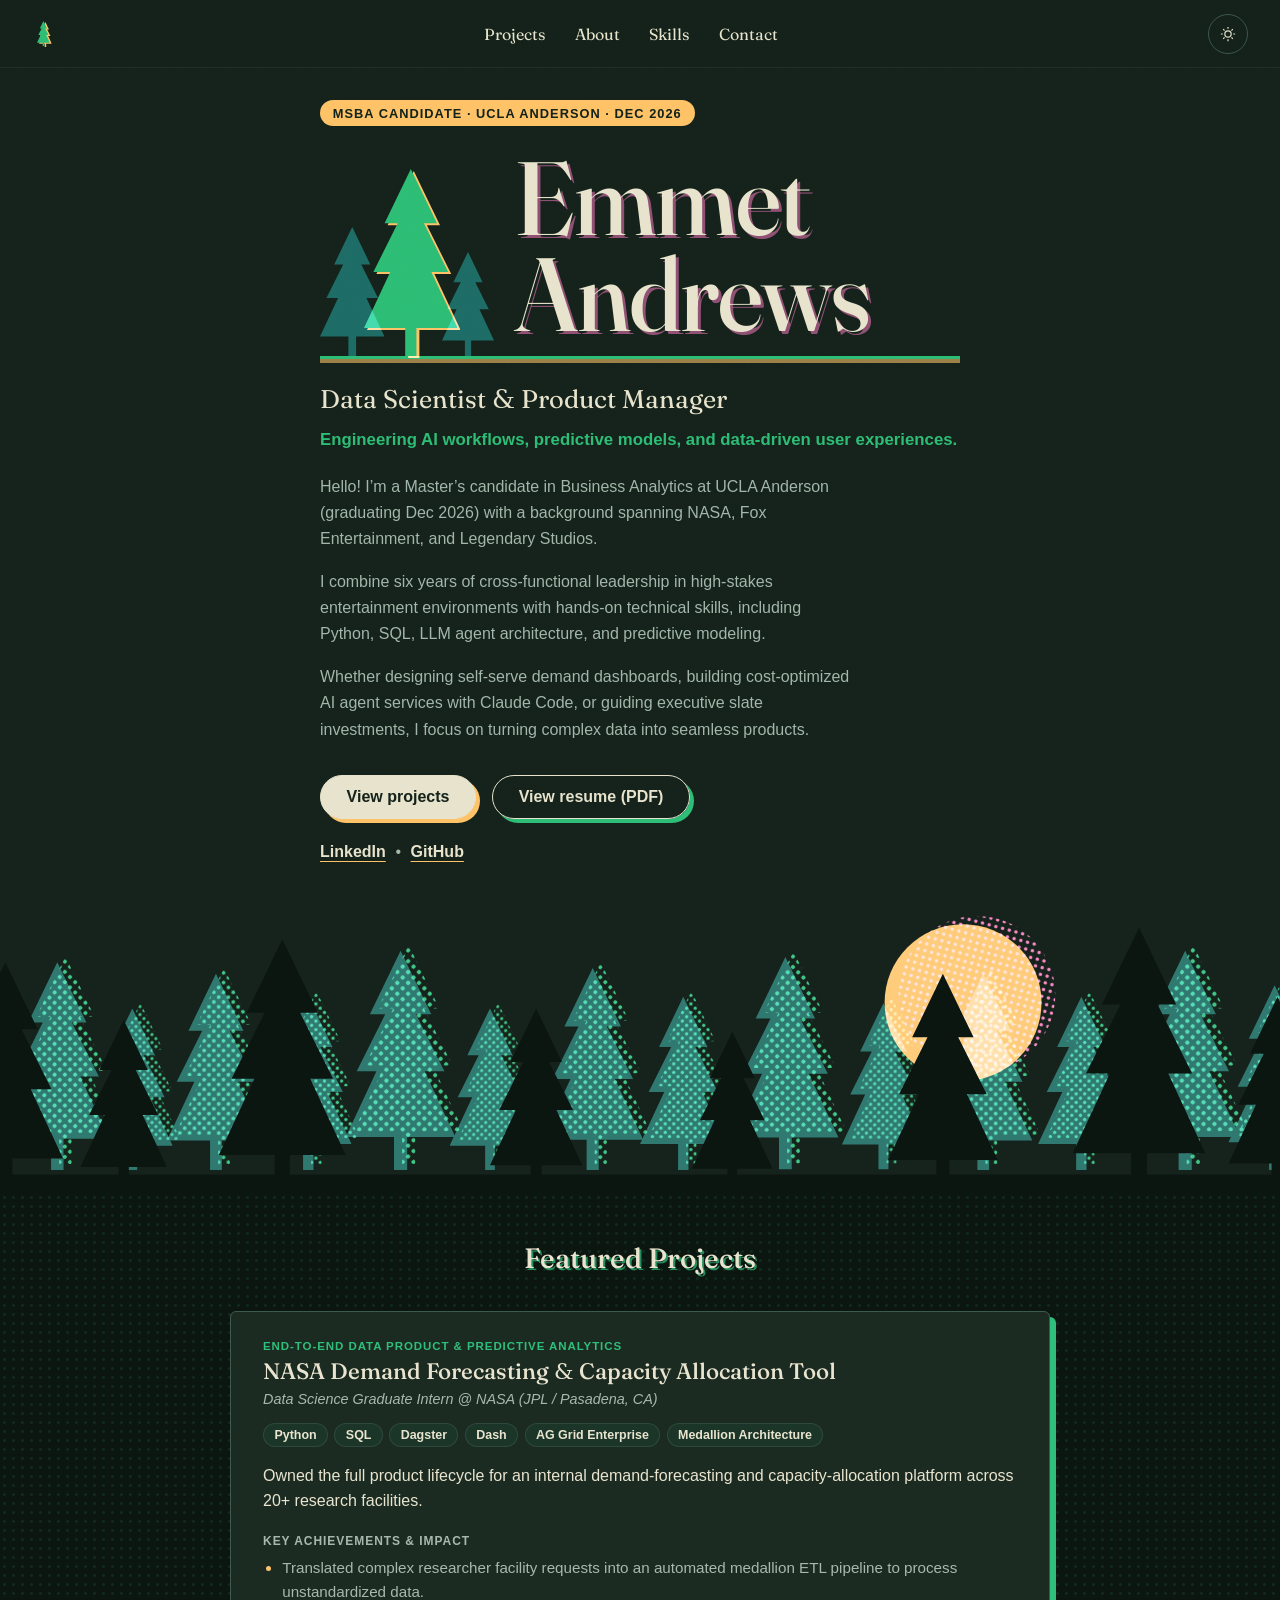
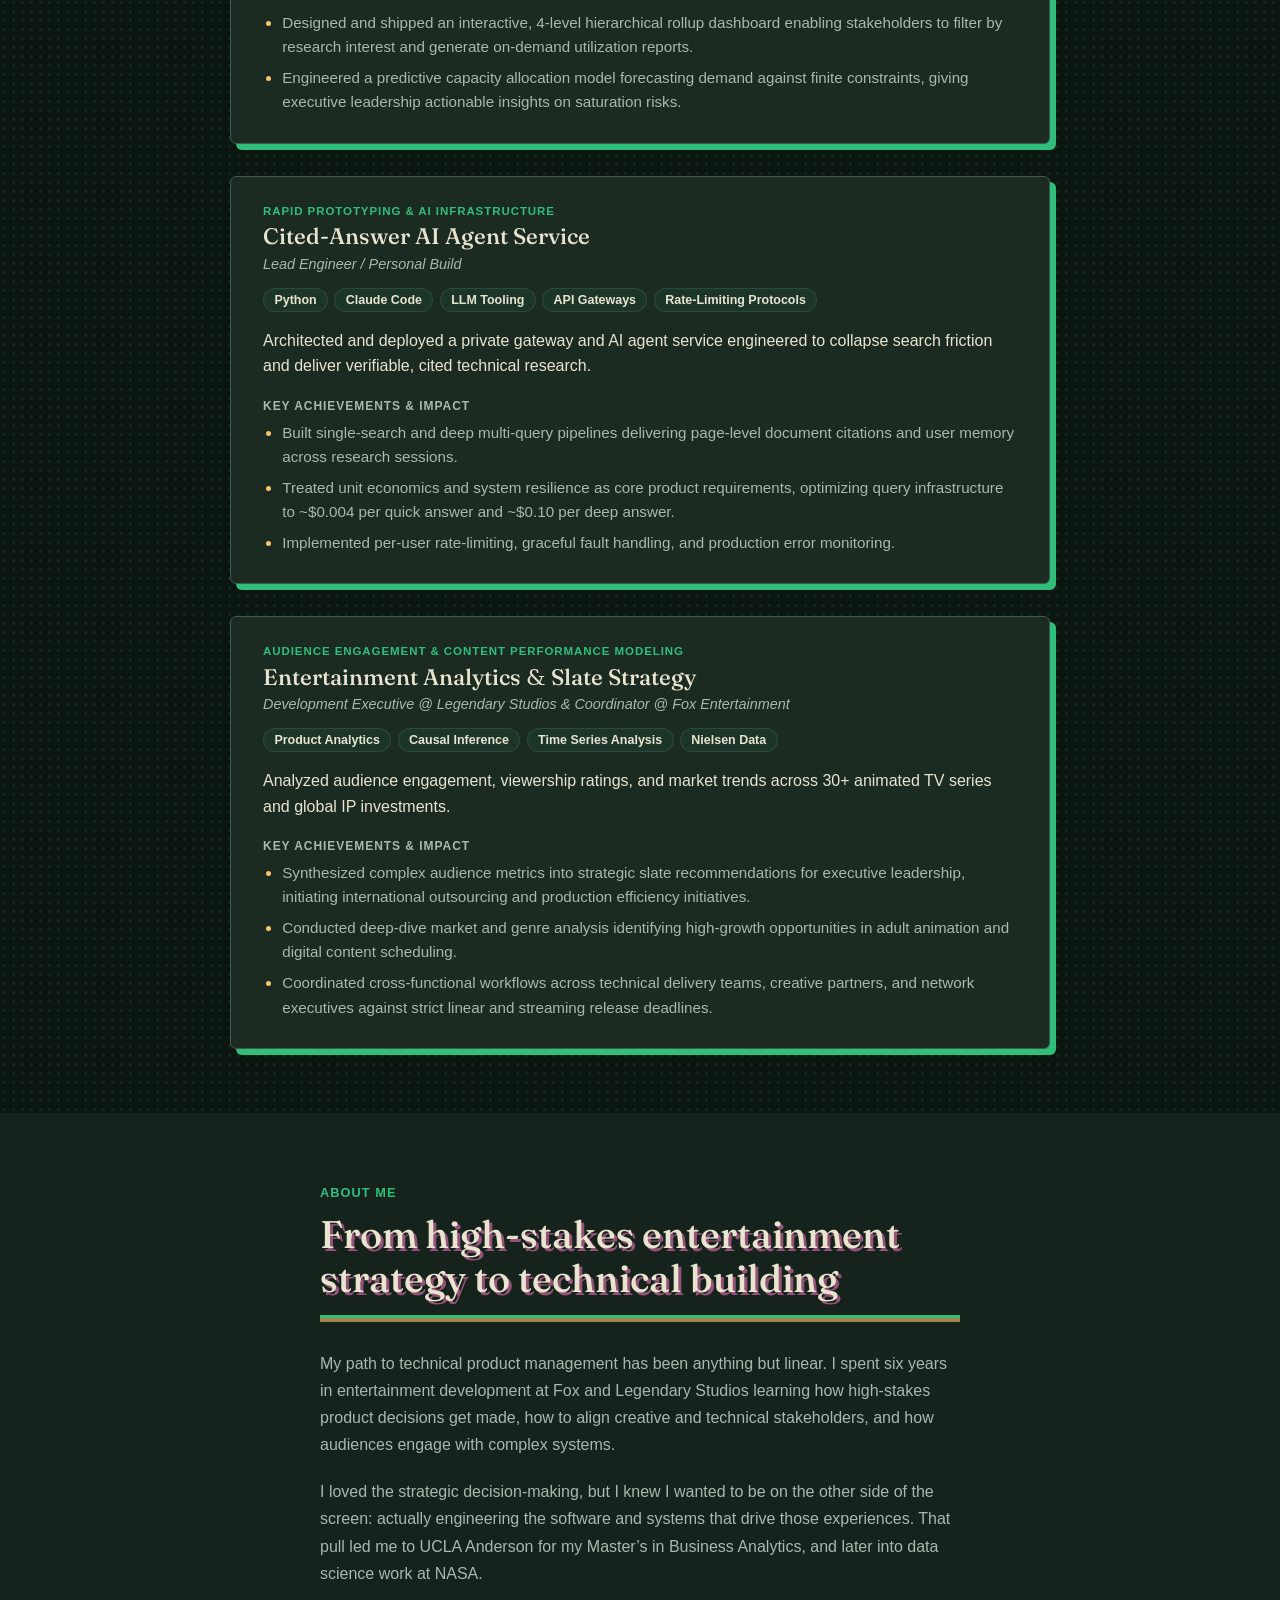
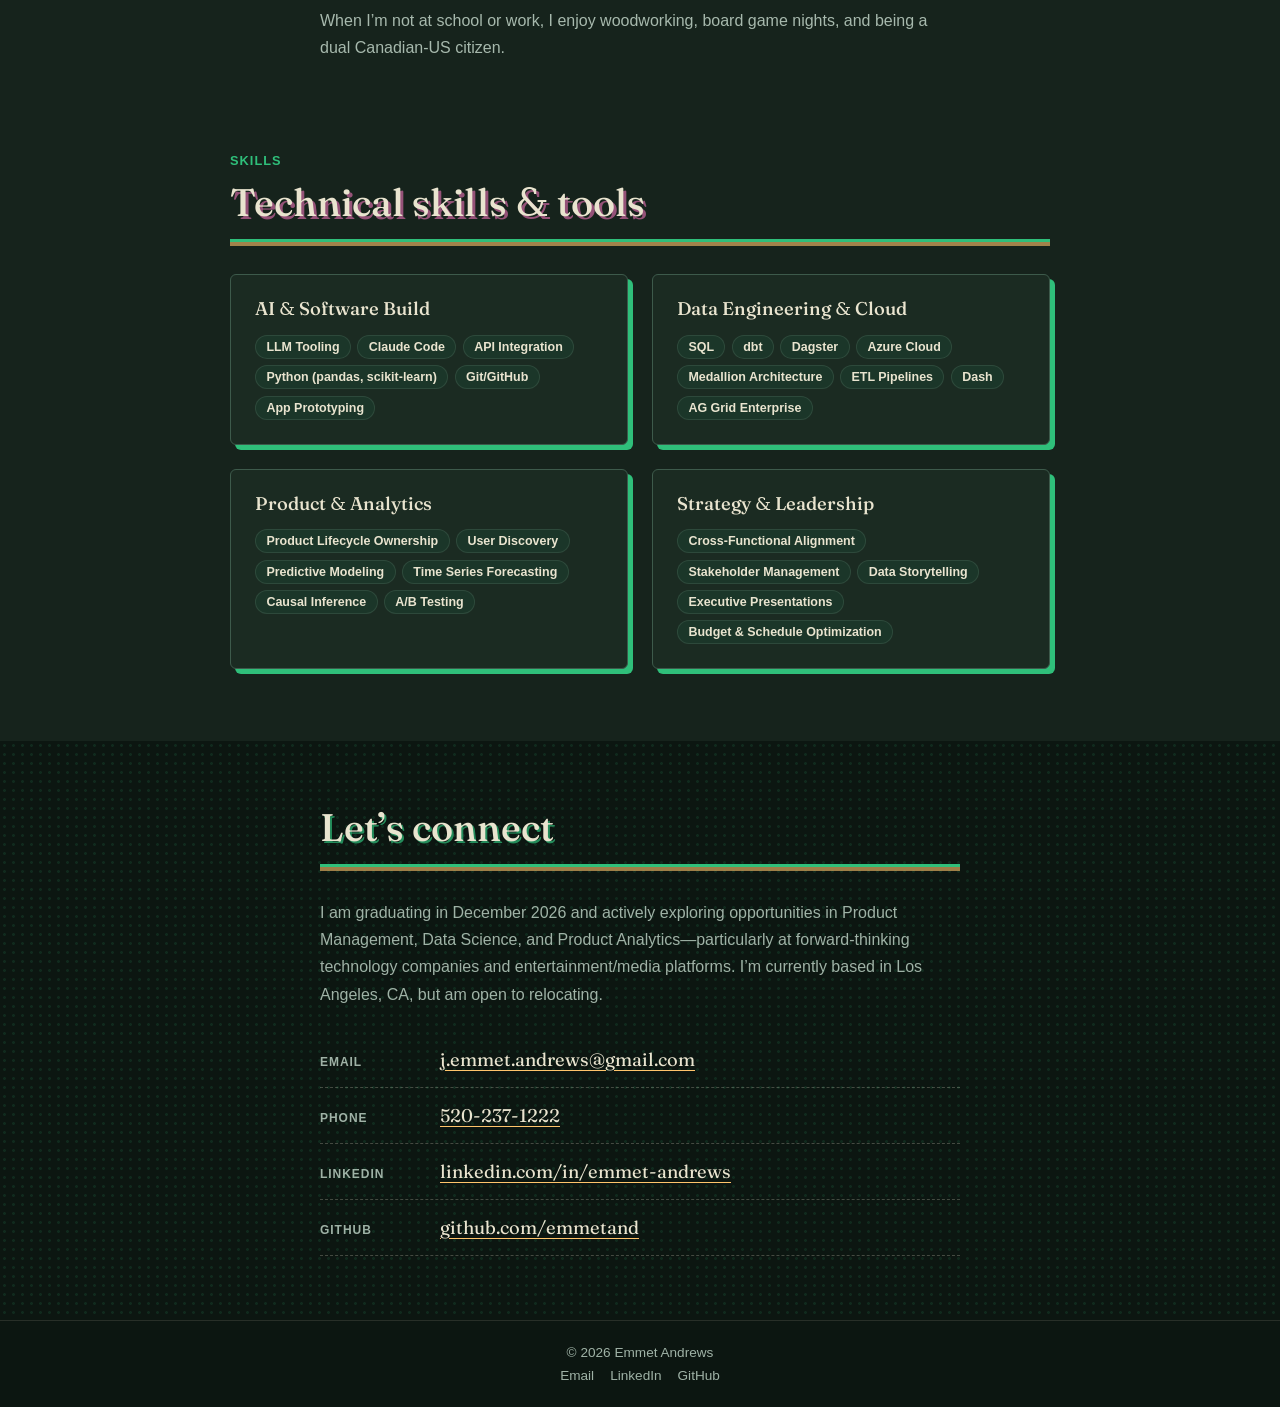
<file: index.html>
<!DOCTYPE html>
<html lang="en" data-theme="dark">
<head>
  <meta charset="UTF-8">
  <meta name="viewport" content="width=device-width, initial-scale=1.0">
  <title>Emmet Andrews</title>
  <meta name="description" content="Emmet Andrews — Data Scientist &amp; Product Manager. Engineering AI workflows, predictive models, and data-driven user experiences.">
  <link rel="preconnect" href="https://fonts.googleapis.com">
  <link rel="preconnect" href="https://fonts.gstatic.com" crossorigin>
  <link href="https://fonts.googleapis.com/css2?family=Fraunces:opsz,wght@9..144,400;9..144,500&display=swap" rel="stylesheet">
  <link rel="stylesheet" href="style.css">
</head>
<body id="top">

  <svg class="sprite" aria-hidden="true">
    <symbol id="pine" viewBox="0 0 100 200">
      <polygon points="50,0 78,58 64,58 90,110 72,110 100,170 56,170 56,200 44,200 44,170 0,170 28,110 10,110 36,58 22,58"/>
    </symbol>
  </svg>

  <header class="site-header">
    <a class="home-mark" href="#top" aria-label="Emmet Andrews — back to top">
      <svg class="mark-pine" viewBox="0 0 100 200" aria-hidden="true"><use href="#pine"/></svg>
    </a>
    <nav class="site-nav" aria-label="Sections">
      <ul class="site-menu">
        <li><a href="#projects">Projects</a></li>
        <li><a href="#about">About</a></li>
        <li><a href="#skills">Skills</a></li>
        <li><a href="#contact">Contact</a></li>
      </ul>
    </nav>
    <button id="theme-toggle" class="theme-toggle" aria-label="Switch to dark mode" aria-pressed="false">
      <svg class="icon icon-moon" viewBox="0 0 24 24" fill="none" stroke="currentColor" stroke-width="1.6"><path d="M20 14.5A8.5 8.5 0 1 1 9.5 4a7 7 0 0 0 10.5 10.5Z"/></svg>
      <svg class="icon icon-sun" viewBox="0 0 24 24" fill="none" stroke="currentColor" stroke-width="1.6"><circle cx="12" cy="12" r="4.2"/><path d="M12 2.5v2.5M12 19v2.5M21.5 12H19M5 12H2.5M18.4 5.6l-1.8 1.8M7.4 16.6l-1.8 1.8M18.4 18.4l-1.8-1.8M7.4 7.4 5.6 5.6"/></svg>
    </button>
  </header>

  <main>
    <section class="hero">
      <div class="hero-inner">
        <p class="status">MSBA Candidate &middot; UCLA Anderson &middot; Dec 2026</p>
        <h1 class="name">
          <span class="grove" aria-hidden="true">
            <svg class="grove-pine grove-pine-1" viewBox="0 0 100 200"><use href="#pine"/></svg>
            <svg class="grove-pine grove-pine-2" viewBox="0 0 100 200"><use href="#pine"/></svg>
            <svg class="grove-pine grove-pine-3" viewBox="0 0 100 200"><use href="#pine"/></svg>
          </span>
          <span class="name-text">Emmet<br>Andrews</span>
        </h1>
        <p class="tagline">Data Scientist &amp; Product Manager</p>
        <p class="value-prop">Engineering AI workflows, predictive models, and data-driven user experiences.</p>
        <div class="lede">
          <p>Hello! I&rsquo;m a Master&rsquo;s candidate in Business Analytics at UCLA Anderson (graduating Dec 2026) with a background spanning NASA, Fox Entertainment, and Legendary Studios.</p>
          <p>I combine six years of cross-functional leadership in high-stakes entertainment environments with hands-on technical skills, including Python, SQL, LLM agent architecture, and predictive modeling.</p>
          <p>Whether designing self-serve demand dashboards, building cost-optimized AI agent services with Claude Code, or guiding executive slate investments, I focus on turning complex data into seamless products.</p>
        </div>
        <div class="actions">
          <a class="button" href="#projects">View projects</a>
          <a class="button button-outline" href="resume.html" target="_blank" rel="noopener">View resume (PDF)</a>
        </div>
        <p class="social-links">
          <a href="https://www.linkedin.com/in/emmet-andrews/" target="_blank" rel="noopener">LinkedIn</a>
          <span aria-hidden="true">&bull;</span>
          <a href="https://github.com/emmetand" target="_blank" rel="noopener">GitHub</a>
        </p>
      </div>
    </section>

    <div class="forest-scene" aria-hidden="true">
      <svg class="forest" viewBox="0 0 1200 260" preserveAspectRatio="xMidYMax slice">
        <defs>
          <pattern id="dots-green" width="7" height="7" patternUnits="userSpaceOnUse" patternTransform="rotate(45)">
            <circle class="dot-green" cx="3.5" cy="3.5" r="1.9"/>
          </pattern>
          <pattern id="dots-pink" width="6" height="6" patternUnits="userSpaceOnUse" patternTransform="rotate(15)">
            <circle class="dot-pink" cx="3" cy="3" r="1.5"/>
          </pattern>
        </defs>

        <circle class="riso sun" cx="880" cy="95" r="68"/>
        <circle class="riso sun-dots" cx="892" cy="88" r="68"/>

        <g class="riso back-solid">
          <g id="back-trees">
            <use href="#pine" x="-20" y="90" width="75" height="150"/>
            <use href="#pine" x="50" y="60" width="90" height="180"/>
            <use href="#pine" x="125" y="100" width="70" height="140"/>
            <use href="#pine" x="190" y="70" width="85" height="170"/>
            <use href="#pine" x="275" y="90" width="75" height="150"/>
            <use href="#pine" x="345" y="50" width="95" height="190"/>
            <use href="#pine" x="435" y="100" width="70" height="140"/>
            <use href="#pine" x="515" y="65" width="88" height="175"/>
            <use href="#pine" x="600" y="90" width="75" height="150"/>
            <use href="#pine" x="680" y="55" width="92" height="185"/>
            <use href="#pine" x="775" y="95" width="72" height="145"/>
            <use href="#pine" x="855" y="70" width="85" height="170"/>
            <use href="#pine" x="945" y="90" width="75" height="150"/>
            <use href="#pine" x="1025" y="50" width="95" height="190"/>
            <use href="#pine" x="1110" y="80" width="80" height="160"/>
            <use href="#pine" x="1170" y="100" width="70" height="140"/>
          </g>
        </g>
        <use class="riso back-dots" href="#back-trees" transform="translate(7 -5)"/>

        <g class="front">
          <use href="#pine" x="0" y="60" width="100" height="200"/>
          <use href="#pine" x="115" y="110" width="75" height="150"/>
          <use href="#pine" x="235" y="40" width="110" height="220"/>
          <use href="#pine" x="470" y="100" width="80" height="160"/>
          <use href="#pine" x="645" y="120" width="70" height="140"/>
          <use href="#pine" x="815" y="70" width="95" height="190"/>
          <use href="#pine" x="975" y="30" width="115" height="230"/>
          <use href="#pine" x="1110" y="90" width="85" height="170"/>
          <rect x="0" y="244" width="1200" height="16"/>
        </g>
      </svg>
    </div>

    <section id="projects" class="projects">
      <h2>Featured Projects</h2>
      <div class="project-list">

        <article class="project-card">
          <p class="project-tagline">End-to-End Data Product &amp; Predictive Analytics</p>
          <h3>NASA Demand Forecasting &amp; Capacity Allocation Tool</h3>
          <p class="project-role">Data Science Graduate Intern @ NASA (JPL / Pasadena, CA)</p>
          <ul class="tags" aria-label="Tech stack">
            <li>Python</li><li>SQL</li><li>Dagster</li><li>Dash</li><li>AG Grid Enterprise</li><li>Medallion Architecture</li>
          </ul>
          <p class="project-overview">Owned the full product lifecycle for an internal demand-forecasting and capacity-allocation platform across 20+ research facilities.</p>
          <h4>Key achievements &amp; impact</h4>
          <ul class="impact">
            <li>Translated complex researcher facility requests into an automated medallion ETL pipeline to process unstandardized data.</li>
            <li>Designed and shipped an interactive, 4-level hierarchical rollup dashboard enabling stakeholders to filter by research interest and generate on-demand utilization reports.</li>
            <li>Engineered a predictive capacity allocation model forecasting demand against finite constraints, giving executive leadership actionable insights on saturation risks.</li>
          </ul>
        </article>

        <article class="project-card">
          <p class="project-tagline">Rapid Prototyping &amp; AI Infrastructure</p>
          <h3>Cited-Answer AI Agent Service</h3>
          <p class="project-role">Lead Engineer / Personal Build</p>
          <ul class="tags" aria-label="Tech stack">
            <li>Python</li><li>Claude Code</li><li>LLM Tooling</li><li>API Gateways</li><li>Rate-Limiting Protocols</li>
          </ul>
          <p class="project-overview">Architected and deployed a private gateway and AI agent service engineered to collapse search friction and deliver verifiable, cited technical research.</p>
          <h4>Key achievements &amp; impact</h4>
          <ul class="impact">
            <li>Built single-search and deep multi-query pipelines delivering page-level document citations and user memory across research sessions.</li>
            <li>Treated unit economics and system resilience as core product requirements, optimizing query infrastructure to ~$0.004 per quick answer and ~$0.10 per deep answer.</li>
            <li>Implemented per-user rate-limiting, graceful fault handling, and production error monitoring.</li>
          </ul>
        </article>

        <article class="project-card">
          <p class="project-tagline">Audience Engagement &amp; Content Performance Modeling</p>
          <h3>Entertainment Analytics &amp; Slate Strategy</h3>
          <p class="project-role">Development Executive @ Legendary Studios &amp; Coordinator @ Fox Entertainment</p>
          <ul class="tags" aria-label="Tech stack">
            <li>Product Analytics</li><li>Causal Inference</li><li>Time Series Analysis</li><li>Nielsen Data</li>
          </ul>
          <p class="project-overview">Analyzed audience engagement, viewership ratings, and market trends across 30+ animated TV series and global IP investments.</p>
          <h4>Key achievements &amp; impact</h4>
          <ul class="impact">
            <li>Synthesized complex audience metrics into strategic slate recommendations for executive leadership, initiating international outsourcing and production efficiency initiatives.</li>
            <li>Conducted deep-dive market and genre analysis identifying high-growth opportunities in adult animation and digital content scheduling.</li>
            <li>Coordinated cross-functional workflows across technical delivery teams, creative partners, and network executives against strict linear and streaming release deadlines.</li>
          </ul>
        </article>

      </div>
    </section>

    <section id="about" class="section">
      <div class="section-inner">
        <p class="eyebrow">About me</p>
        <h2 class="section-title">From high-stakes entertainment strategy to technical building</h2>
        <div class="prose">
          <p>My path to technical product management has been anything but linear. I spent six years in entertainment development at Fox and Legendary Studios learning how high-stakes product decisions get made, how to align creative and technical stakeholders, and how audiences engage with complex systems.</p>
          <p>I loved the strategic decision-making, but I knew I wanted to be on the other side of the screen: actually engineering the software and systems that drive those experiences. That pull led me to UCLA Anderson for my Master&rsquo;s in Business Analytics, and later into data science work at NASA.</p>
          <p>When I&rsquo;m not at school or work, I enjoy woodworking, board game nights, and being a dual Canadian-US citizen.</p>
        </div>
      </div>
    </section>

    <section id="skills" class="section section-skills">
      <div class="section-inner section-inner-wide">
        <p class="eyebrow">Skills</p>
        <h2 class="section-title">Technical skills &amp; tools</h2>
        <div class="skills-grid">
          <div class="skill-group">
            <h3>AI &amp; Software Build</h3>
            <ul class="tags">
              <li>LLM Tooling</li><li>Claude Code</li><li>API Integration</li><li>Python (pandas, scikit-learn)</li><li>Git/GitHub</li><li>App Prototyping</li>
            </ul>
          </div>
          <div class="skill-group">
            <h3>Data Engineering &amp; Cloud</h3>
            <ul class="tags">
              <li>SQL</li><li>dbt</li><li>Dagster</li><li>Azure Cloud</li><li>Medallion Architecture</li><li>ETL Pipelines</li><li>Dash</li><li>AG Grid Enterprise</li>
            </ul>
          </div>
          <div class="skill-group">
            <h3>Product &amp; Analytics</h3>
            <ul class="tags">
              <li>Product Lifecycle Ownership</li><li>User Discovery</li><li>Predictive Modeling</li><li>Time Series Forecasting</li><li>Causal Inference</li><li>A/B Testing</li>
            </ul>
          </div>
          <div class="skill-group">
            <h3>Strategy &amp; Leadership</h3>
            <ul class="tags">
              <li>Cross-Functional Alignment</li><li>Stakeholder Management</li><li>Data Storytelling</li><li>Executive Presentations</li><li>Budget &amp; Schedule Optimization</li>
            </ul>
          </div>
        </div>
      </div>
    </section>

    <section id="contact" class="contact">
      <div class="section-inner">
        <h2 class="section-title">Let&rsquo;s connect</h2>
        <p class="contact-lede">I am graduating in December 2026 and actively exploring opportunities in Product Management, Data Science, and Product Analytics&mdash;particularly at forward-thinking technology companies and entertainment/media platforms. I&rsquo;m currently based in Los Angeles, CA, but am open to relocating.</p>
        <ul class="contact-list">
          <li>
            <span class="contact-label">Email</span>
            <a href="mailto:j.emmet.andrews@gmail.com">j.emmet.andrews@gmail.com</a>
          </li>
          <li>
            <span class="contact-label">Phone</span>
            <a href="tel:+15202371222">520-237-1222</a>
          </li>
          <li>
            <span class="contact-label">LinkedIn</span>
            <a href="https://www.linkedin.com/in/emmet-andrews/" target="_blank" rel="noopener">linkedin.com/in/emmet-andrews</a>
          </li>
          <li>
            <span class="contact-label">GitHub</span>
            <a href="https://github.com/emmetand" target="_blank" rel="noopener">github.com/emmetand</a>
          </li>
        </ul>
      </div>
    </section>
  </main>

  <footer class="site-footer">
    <span>&copy; <span id="year"></span> Emmet Andrews</span>
    <span class="footer-links">
      <a href="mailto:j.emmet.andrews@gmail.com">Email</a>
      <a href="https://www.linkedin.com/in/emmet-andrews/" target="_blank" rel="noopener">LinkedIn</a>
      <a href="https://github.com/emmetand" target="_blank" rel="noopener">GitHub</a>
    </span>
  </footer>

  <script src="script.js"></script>
</body>
</html>
</file>
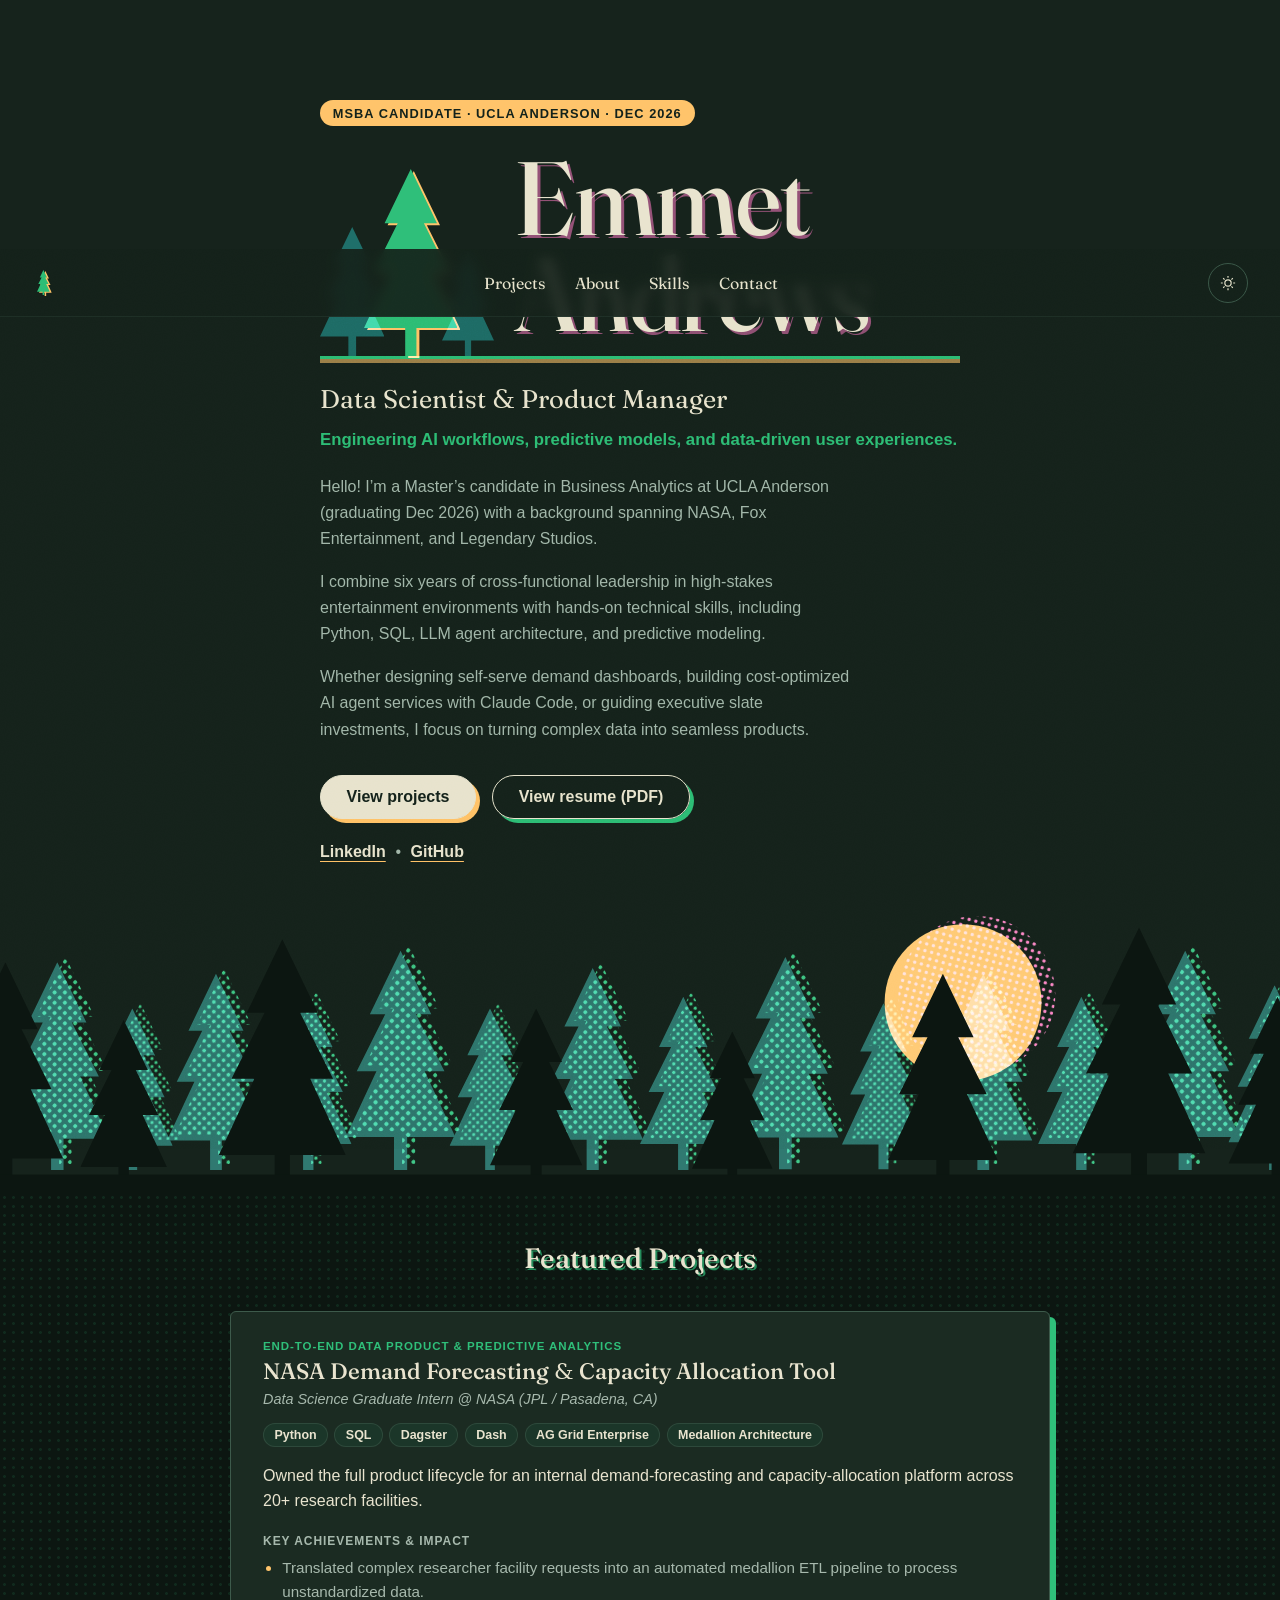
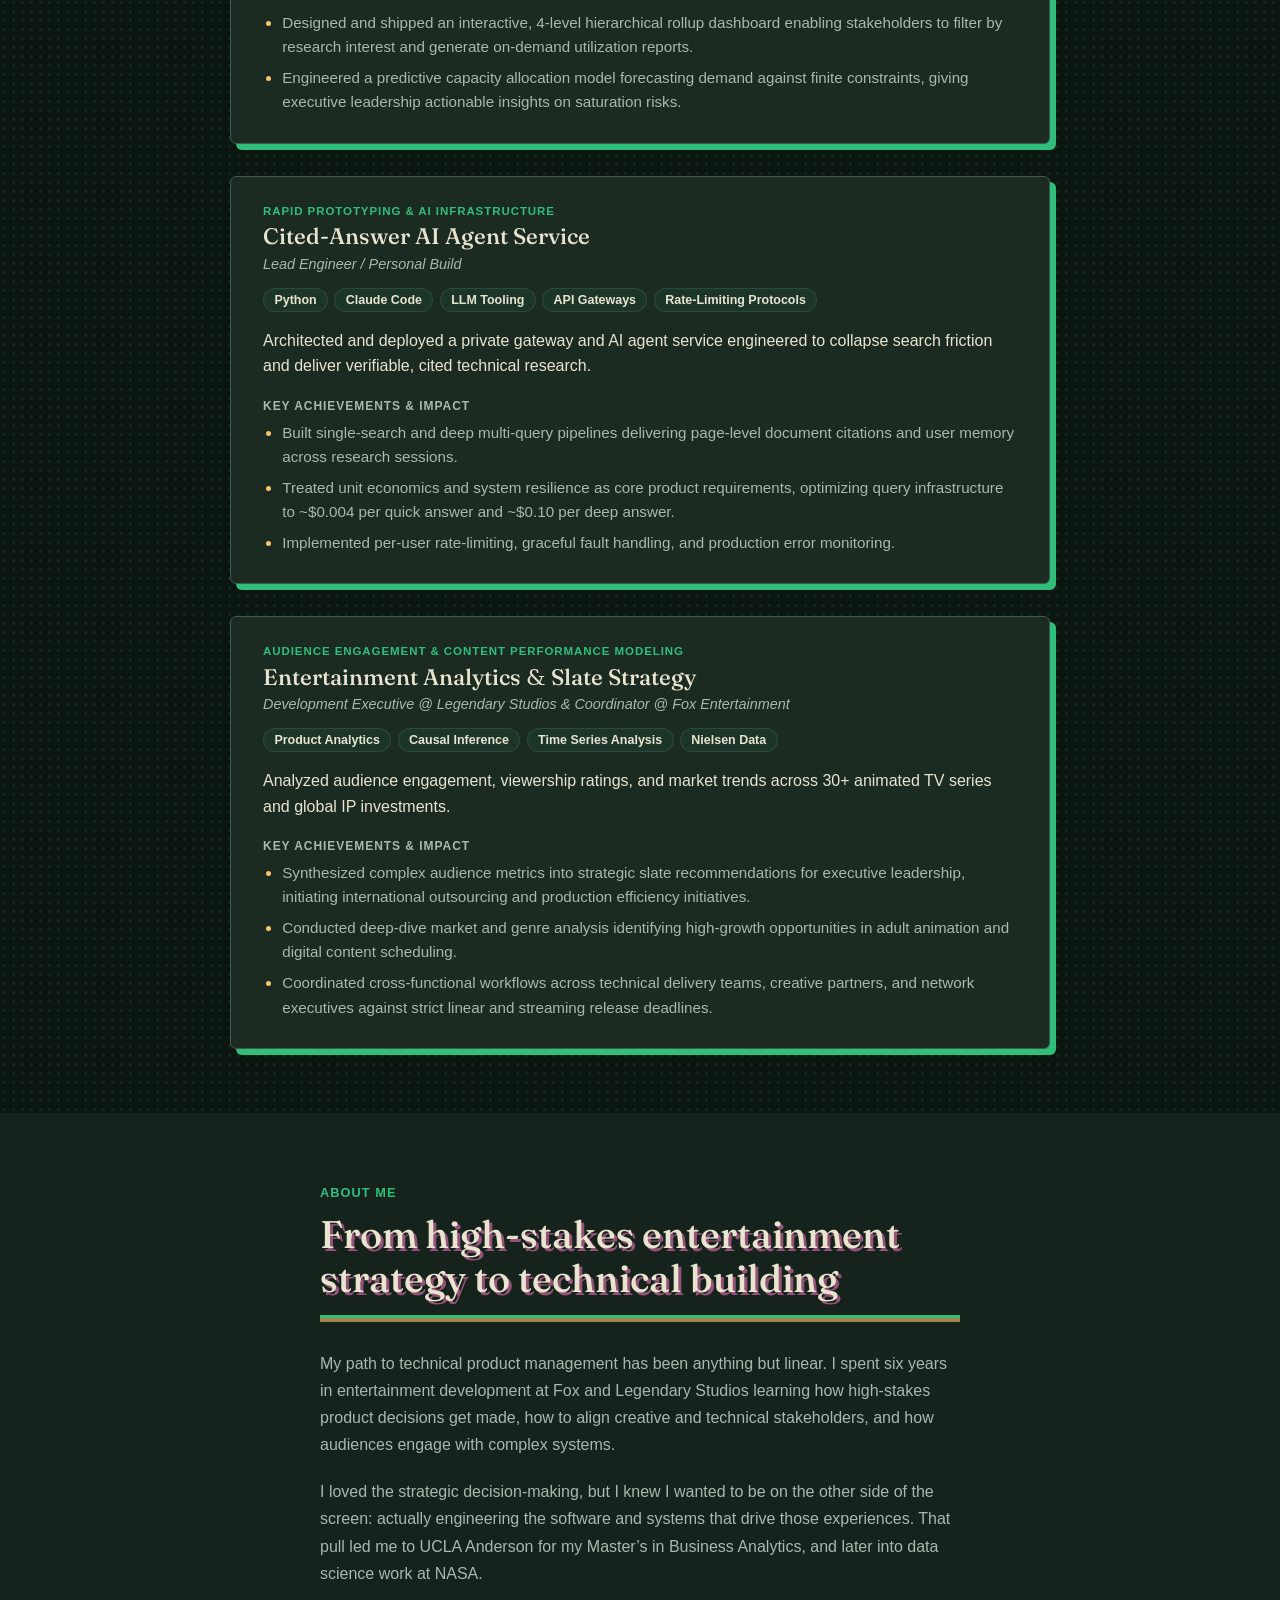
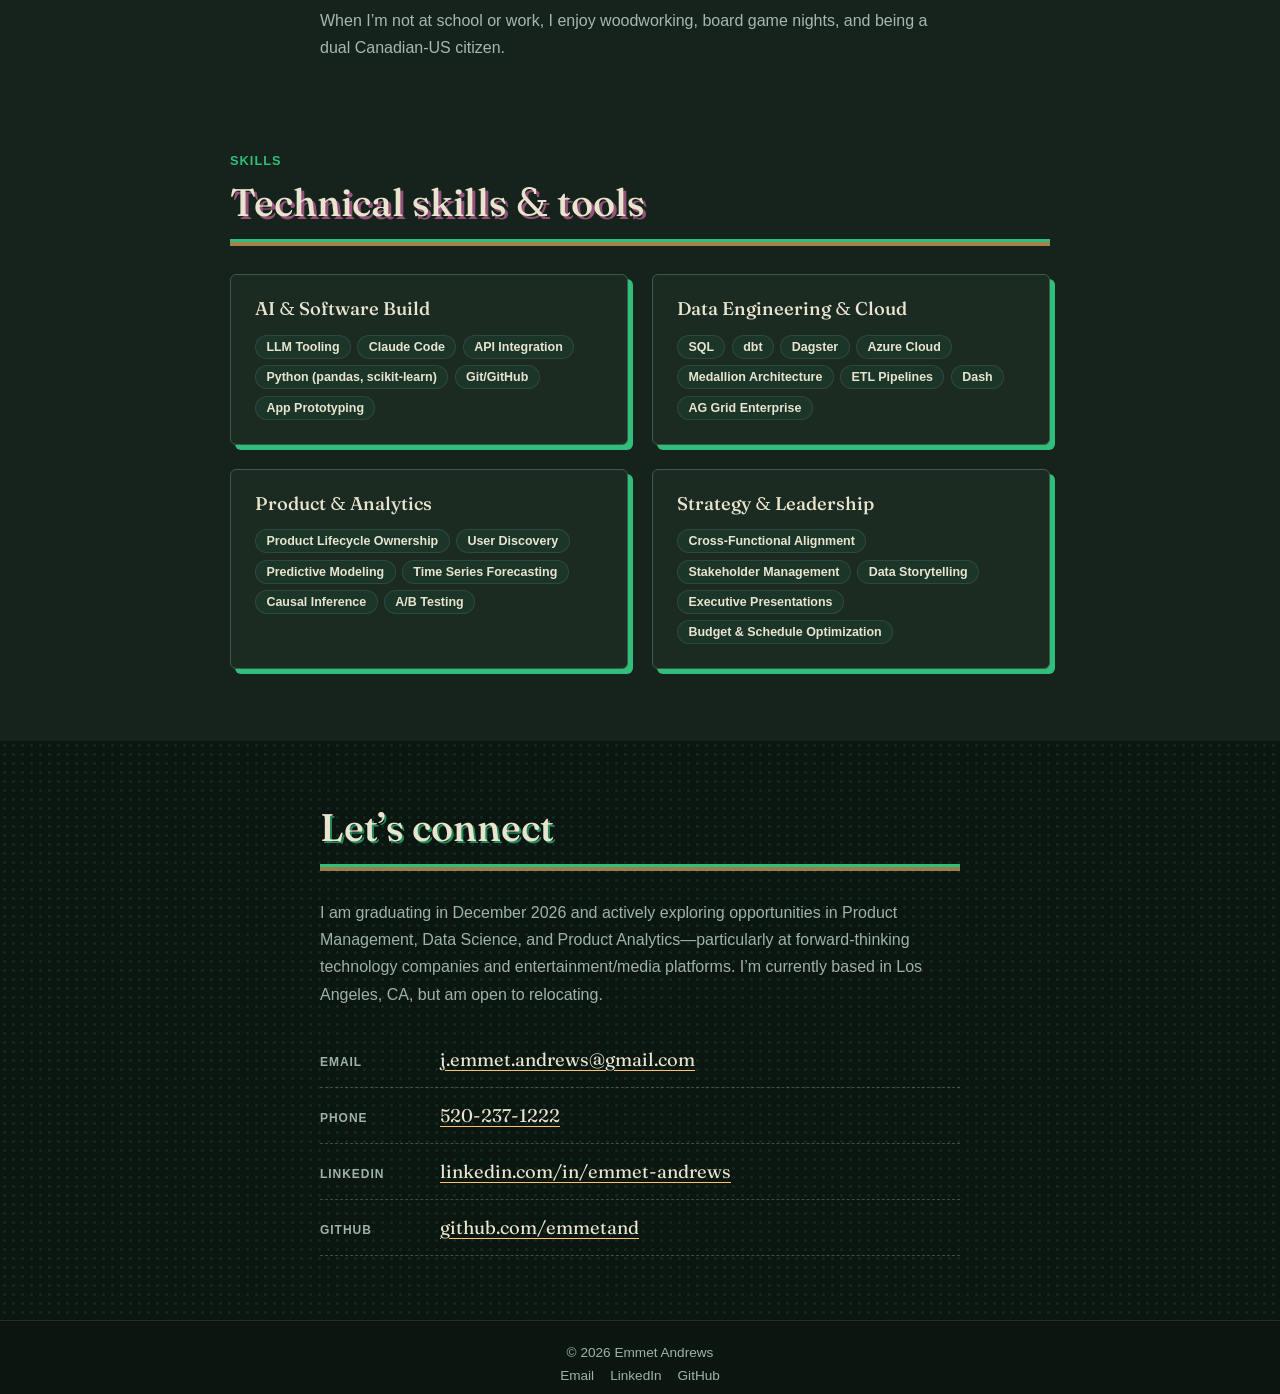
<file: about.html>
<!DOCTYPE html>
<html lang="en">
<head>
  <meta charset="UTF-8">
  <title>Emmet Andrews</title>
  <meta http-equiv="refresh" content="0; url=index.html#about">
  <link rel="canonical" href="index.html#about">
</head>
<body>
  <p><a href="index.html#about">Continue to emmetandrews.com</a></p>
</body>
</html>
</file>
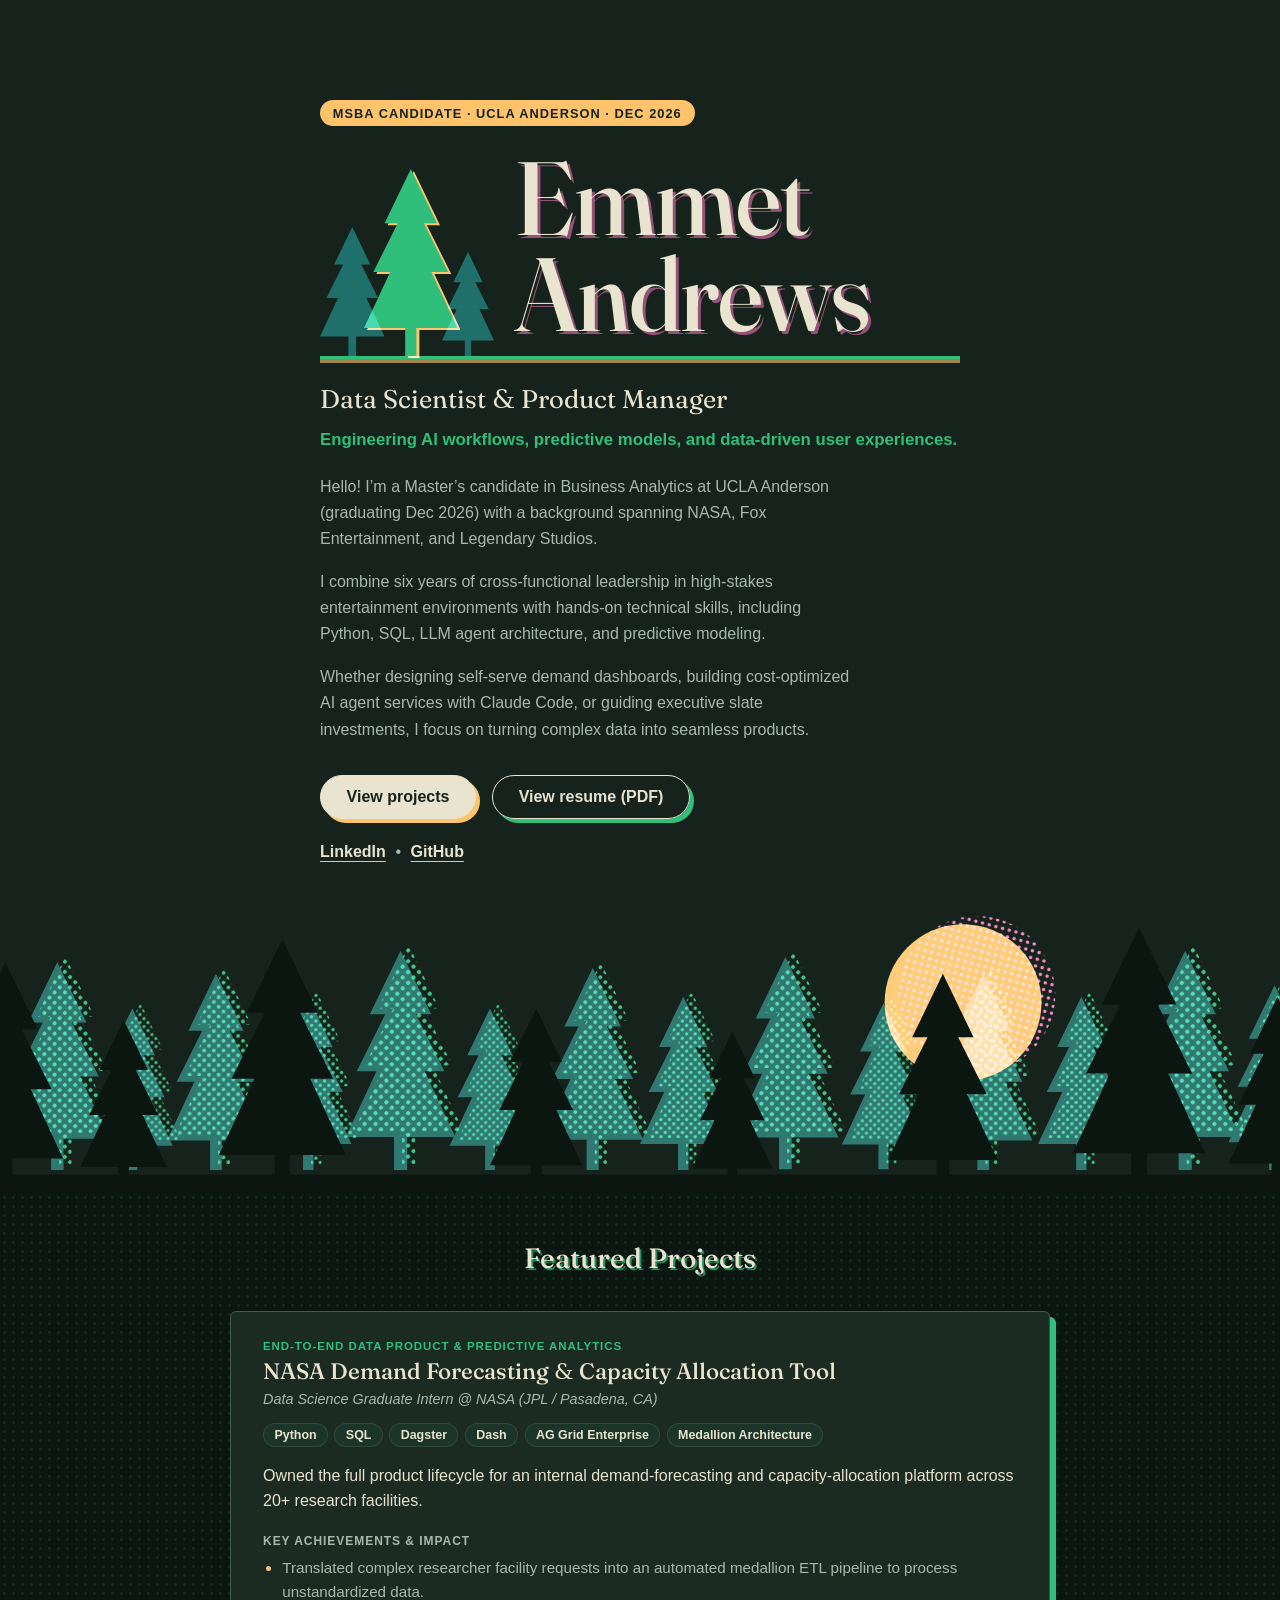
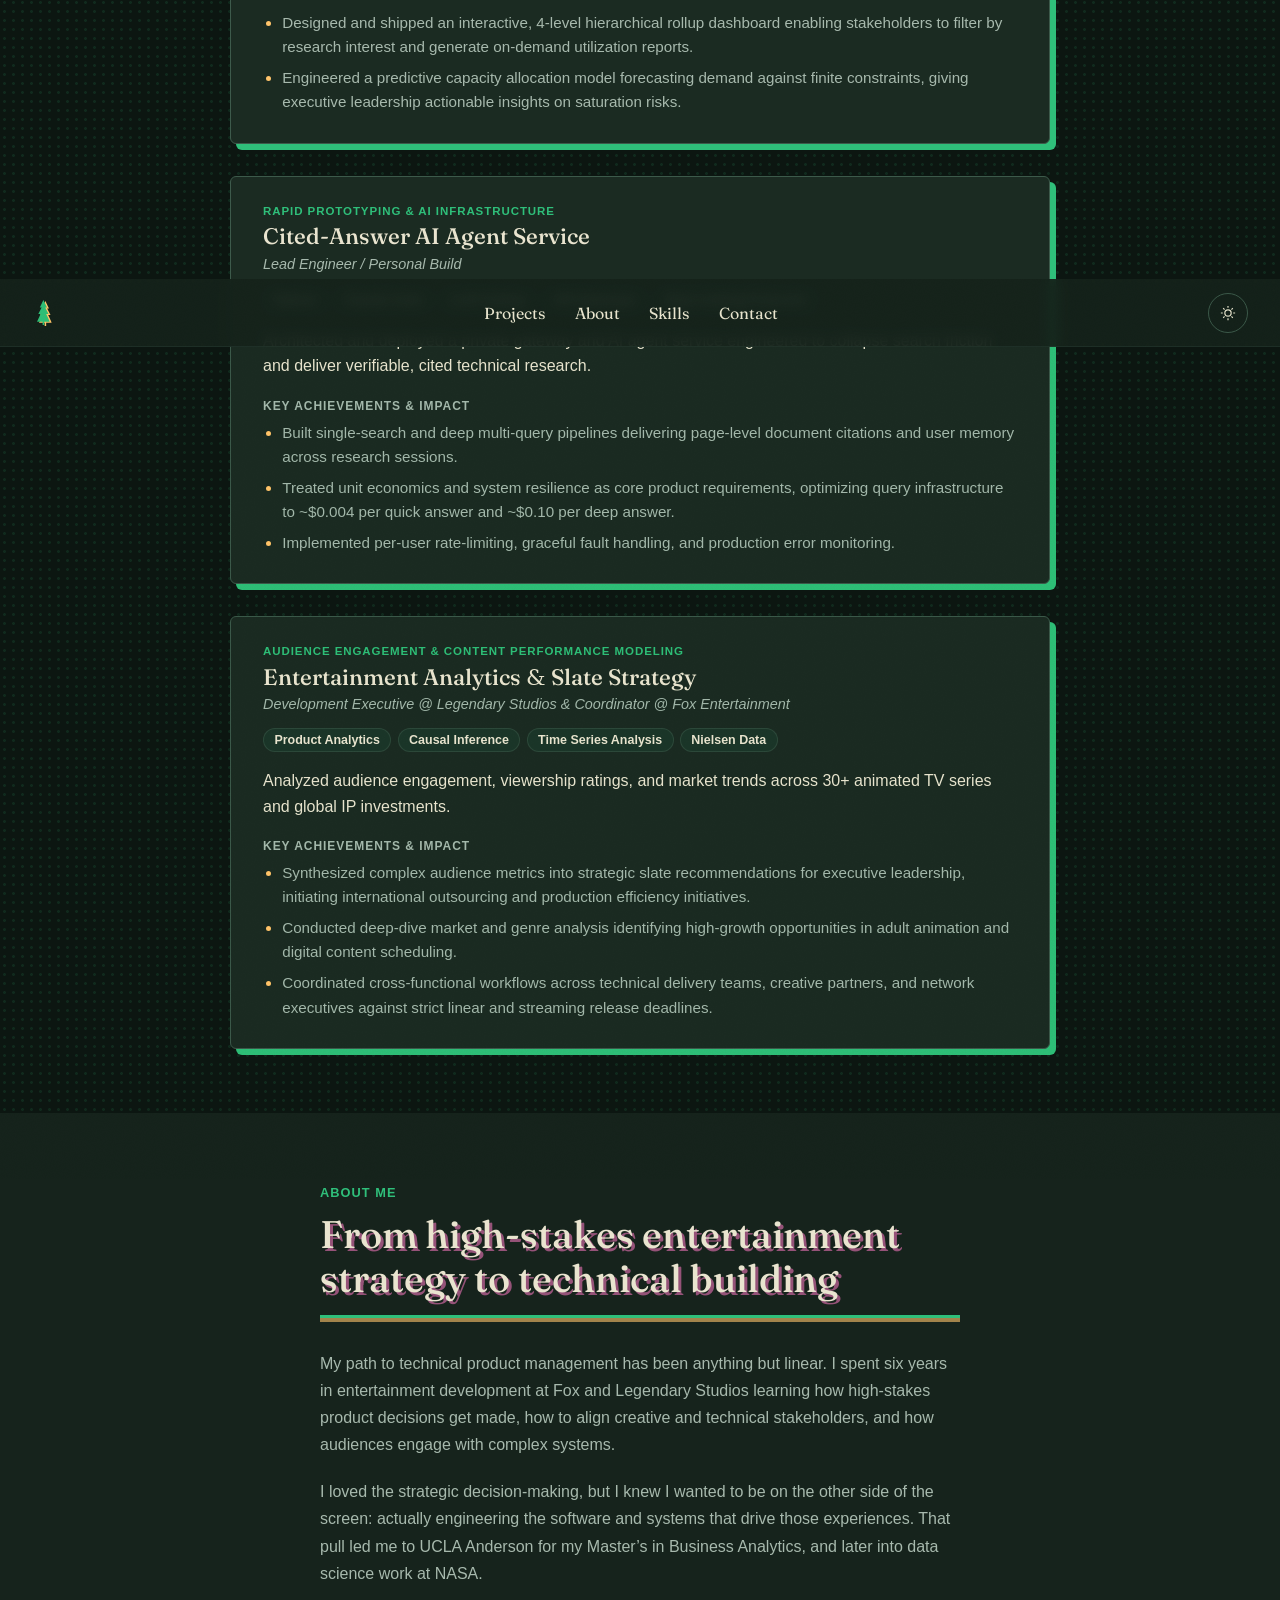
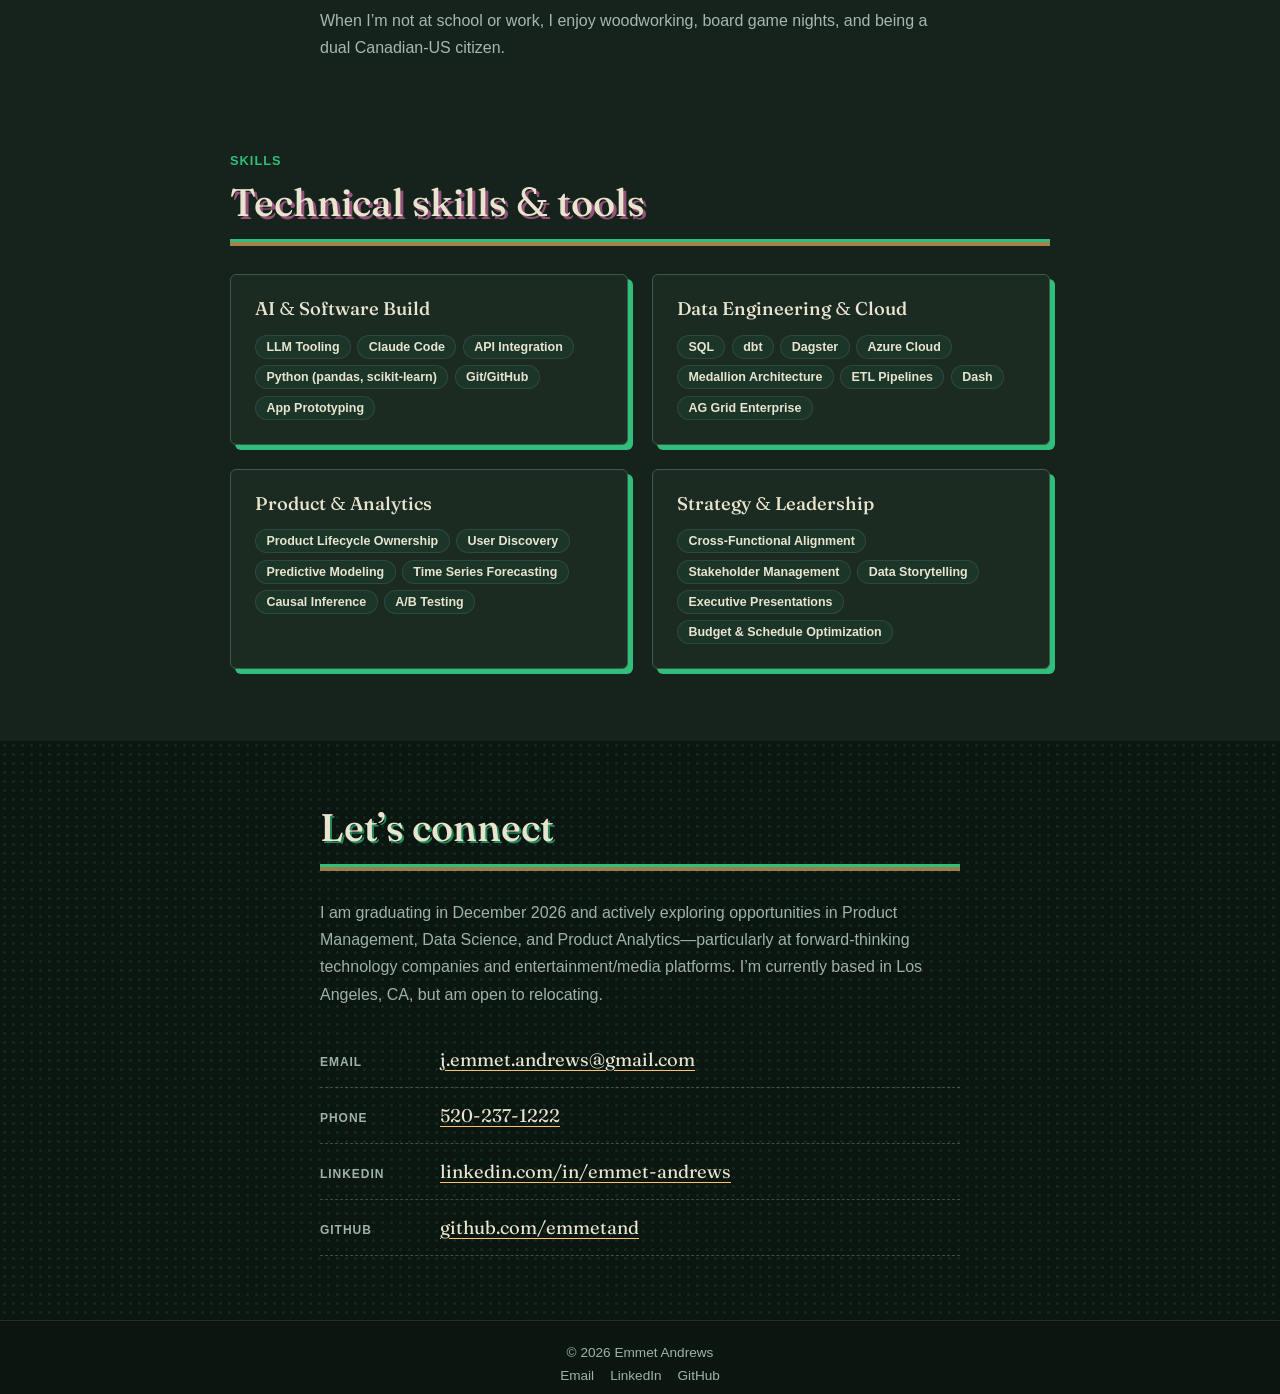
<file: contact.html>
<!DOCTYPE html>
<html lang="en">
<head>
  <meta charset="UTF-8">
  <title>Emmet Andrews</title>
  <meta http-equiv="refresh" content="0; url=index.html#contact">
  <link rel="canonical" href="index.html#contact">
</head>
<body>
  <p><a href="index.html#contact">Continue to emmetandrews.com</a></p>
</body>
</html>
</file>
<file: style.css>
/* Fraunces' ampersand is very ornate; swap in a plainer serif for just that glyph */
@font-face {
  font-family: "Amp";
  src: local("Georgia"), local("Times New Roman"), local("Noto Serif"), local("DejaVu Serif");
  unicode-range: U+0026;
}

:root {
  --paper: #f2ebd9;
  --heading: #24493a;
  --text: #22392f;
  --text-muted: #4b6157;
  --ink-green: #00a95c;
  --ink-teal: #00838a;
  --ink-orange: #ff6c2f;
  --ink-pink: #ff48b0;
  --band: #24493a;
  --band-text: #f2ebd9;
  --band-muted: #b9cbbd;
  --band-dots: rgba(0, 169, 92, 0.22);
  --card-bg: #f2ebd9;
  --card-shadow: #ff6c2f;
  --border: #24493a;
  --blend: multiply;
  --grain-opacity: 0.38;
  --grain-blend: multiply;
}

:root[data-theme="dark"] {
  --paper: #16231c;
  --heading: #e9e4cf;
  --text: #e9e4cf;
  --text-muted: #a7b9ad;
  --ink-green: #2fbf7a;
  --ink-teal: #1f6f6a;
  --ink-orange: #ffc46b;
  --ink-pink: #ff7ac4;
  --band: #0c1611;
  --band-text: #e9e4cf;
  --band-muted: #9fb2a6;
  --band-dots: rgba(47, 191, 122, 0.12);
  --card-bg: #1b2b22;
  --card-shadow: #2fbf7a;
  --border: #3d5a4b;
  --blend: screen;
  --grain-opacity: 0.5;
  --grain-blend: overlay;
}

* {
  box-sizing: border-box;
}

html, body {
  min-height: 100%;
}

body {
  margin: 0;
  background: var(--paper);
  color: var(--text);
  font-family: -apple-system, BlinkMacSystemFont, "Segoe UI", Roboto, Helvetica, Arial, sans-serif;
  display: flex;
  flex-direction: column;
  min-height: 100vh;
  transition: background 0.3s ease, color 0.3s ease;
}

/* Riso paper grain laid over everything */
body::after {
  content: "";
  position: fixed;
  inset: 0;
  pointer-events: none;
  z-index: 100;
  opacity: var(--grain-opacity);
  mix-blend-mode: var(--grain-blend);
  background-image: url("data:image/svg+xml;utf8,<svg xmlns='http://www.w3.org/2000/svg' width='240' height='240'><filter id='n'><feTurbulence type='fractalNoise' baseFrequency='0.9' numOctaves='2' stitchTiles='stitch'/><feColorMatrix values='0 0 0 0 0.1  0 0 0 0 0.15  0 0 0 0 0.12  0 0 0 0.6 0'/></filter><rect width='100%' height='100%' filter='url(%23n)'/></svg>");
}

html {
  scroll-behavior: smooth;
}

.site-header {
  position: sticky;
  top: 0;
  z-index: 50;
  display: flex;
  align-items: center;
  gap: 1rem;
  padding: 0.85rem 2rem;
  background: color-mix(in srgb, var(--paper) 92%, transparent);
  backdrop-filter: blur(6px);
  -webkit-backdrop-filter: blur(6px);
  border-bottom: 1.5px solid color-mix(in srgb, var(--border) 25%, transparent);
  transition: background 0.3s ease;
}

.sprite {
  position: absolute;
  width: 0;
  height: 0;
  overflow: hidden;
}

.home-mark {
  display: inline-flex;
  align-items: center;
  padding: 0.2rem 0.3rem;
  border-radius: 6px;
  flex-shrink: 0;
}

.site-nav {
  flex: 1;
  min-width: 0;
  display: flex;
  justify-content: center;
}

.site-menu {
  display: flex;
  gap: 0.25rem;
  margin: 0;
  padding: 0;
  list-style: none;
  overflow-x: auto;
  scrollbar-width: none;
}

.site-menu::-webkit-scrollbar { display: none; }

.site-menu a {
  display: block;
  padding: 0.45rem 0.8rem;
  border-radius: 999px;
  font-family: "Amp", "Fraunces", Georgia, serif;
  color: var(--heading);
  text-decoration: none;
  white-space: nowrap;
  transition: background 0.15s ease;
}

.site-menu a:hover {
  background: color-mix(in srgb, var(--ink-green) 18%, transparent);
}

.site-menu a[aria-current] {
  color: var(--ink-teal);
  box-shadow: inset 0 -2px 0 var(--ink-orange);
  border-radius: 0;
}

:root[data-theme="dark"] .site-menu a[aria-current] {
  color: var(--ink-green);
}

.mark-pine {
  width: 0.8rem;
  height: 1.6rem;
  fill: var(--ink-green);
  filter: drop-shadow(2px 1px 0 var(--ink-orange));
}

.theme-toggle {
  flex-shrink: 0;
  background: none;
  border: 1.5px solid var(--border);
  border-radius: 999px;
  width: 2.5rem;
  height: 2.5rem;
  display: grid;
  place-items: center;
  cursor: pointer;
  color: var(--heading);
}

.theme-toggle:focus-visible,
.home-mark:focus-visible,
.site-menu a:focus-visible,
.button:focus-visible,
.footer-links a:focus-visible,
.social-links a:focus-visible {
  outline: 2px solid var(--ink-orange);
  outline-offset: 3px;
}

.icon {
  width: 18px;
  height: 18px;
}

.icon-sun { display: none; }
:root[data-theme="dark"] .icon-moon { display: none; }
:root[data-theme="dark"] .icon-sun { display: block; }

.hero {
  display: flex;
  justify-content: center;
  align-items: center;
  padding: 2rem 2rem 1rem;
  position: relative;
  z-index: 1;
}

.hero-inner {
  width: 100%;
  max-width: 40rem;
  text-align: left;
}

.status {
  display: inline-block;
  font-size: 0.8rem;
  font-weight: 600;
  letter-spacing: 0.08em;
  text-transform: uppercase;
  color: #13221b;
  background: var(--ink-orange);
  padding: 0.35rem 0.8rem;
  border-radius: 999px;
  margin: 0 0 1.5rem;
}

h1 {
  font-family: "Amp", "Fraunces", Georgia, serif;
  font-weight: 500;
  font-size: clamp(2.4rem, 6.5vw, 4.4rem);
  line-height: 1.05;
  margin: 0 0 1.25rem;
  color: var(--heading);
  /* offset second ink pass, like a riso misregistration */
  text-shadow: 3px 3px 0 color-mix(in srgb, var(--ink-pink) 55%, transparent);
}

.name {
  display: flex;
  align-items: flex-end;
  gap: clamp(0.75rem, 2vw, 1.25rem);
  font-size: clamp(3.2rem, 10vw, 6.5rem);
  line-height: 0.92;
  letter-spacing: -0.01em;
  margin-bottom: 1.5rem;
  padding-bottom: 0.9rem;
  /* ground line the grove stands on */
  border-bottom: 3px solid var(--ink-green);
  box-shadow: 0 4px 0 color-mix(in srgb, var(--ink-orange) 60%, transparent);
}

.grove {
  display: flex;
  align-items: flex-end;
  flex-shrink: 0;
  height: 1.84em;
  margin-bottom: -0.9rem;
}

.grove-pine {
  display: block;
  mix-blend-mode: var(--blend);
}

.grove-pine-1 {
  width: 0.62em;
  height: 1.24em;
  fill: var(--ink-teal);
  margin-right: -0.2em;
}

.grove-pine-2 {
  width: 0.9em;
  height: 1.8em;
  fill: var(--ink-green);
  filter: drop-shadow(3px 2px 0 var(--ink-orange));
  position: relative;
  z-index: 1;
}

.grove-pine-3 {
  width: 0.5em;
  height: 1em;
  fill: var(--ink-teal);
  margin-left: -0.15em;
}

.tagline {
  font-family: "Amp", "Fraunces", Georgia, serif;
  font-size: clamp(1.2rem, 2.6vw, 1.6rem);
  color: var(--heading);
  margin: 0 0 0.9rem;
}

.value-prop {
  font-size: 1.05rem;
  font-weight: 600;
  color: var(--ink-teal);
  margin: 0 0 1.5rem;
}

:root[data-theme="dark"] .value-prop { color: var(--ink-green); }

.lede {
  max-width: 60ch;
  color: var(--text-muted);
  line-height: 1.65;
  margin: 0 0 2rem;
}

.lede p { margin: 0 0 1rem; }
.lede p:last-child { margin-bottom: 0; }

.social-links {
  display: flex;
  gap: 0.6rem;
  align-items: center;
  margin: 1.5rem 0 0;
  color: var(--text-muted);
}

.social-links a {
  color: var(--heading);
  font-weight: 600;
  text-decoration-color: var(--ink-orange);
  text-underline-offset: 4px;
}

.social-links a:hover { text-decoration-color: var(--ink-pink); }

.actions {
  display: flex;
  flex-wrap: wrap;
  gap: 1rem;
  justify-content: flex-start;
}

.button {
  display: inline-block;
  padding: 0.75rem 1.6rem;
  border-radius: 999px;
  background: var(--heading);
  color: var(--paper);
  text-decoration: none;
  font-weight: 600;
  border: 1.5px solid var(--heading);
  box-shadow: 4px 4px 0 var(--ink-orange);
  transition: transform 0.15s ease, box-shadow 0.15s ease;
}

.button-outline {
  background: transparent;
  color: var(--heading);
  box-shadow: 4px 4px 0 var(--ink-green);
}

.button:hover {
  transform: translate(-1px, -1px);
  box-shadow: 6px 6px 0 var(--ink-orange);
}

.button-outline:hover {
  box-shadow: 6px 6px 0 var(--ink-green);
}

.forest-scene {
  line-height: 0;
  margin-top: 1rem;
}

.forest {
  display: block;
  width: 100%;
  height: clamp(170px, 24vw, 300px);
}

.riso { mix-blend-mode: var(--blend); }

.sun { fill: var(--ink-orange); }
.sun-dots { fill: url(#dots-pink); }
.dot-pink { fill: var(--ink-pink); }

.back-solid { fill: var(--ink-teal); opacity: 0.9; }
.back-dots { fill: url(#dots-green); }
.dot-green { fill: var(--ink-green); }

.front { fill: var(--band); }

.projects {
  background-color: var(--band);
  background-image: radial-gradient(var(--band-dots) 1.2px, transparent 1.6px);
  background-size: 9px 9px;
  color: var(--band-text);
  padding: 3rem 2rem 4rem;
  transition: background-color 0.3s ease;
}

.projects h2 {
  font-family: "Amp", "Fraunces", Georgia, serif;
  font-weight: 500;
  font-size: 1.75rem;
  text-align: center;
  margin: 0 0 2.25rem;
  text-shadow: 2px 2px 0 color-mix(in srgb, var(--ink-green) 70%, transparent);
}

.project-list {
  display: grid;
  gap: 2rem;
  max-width: 820px;
  margin: 0 auto;
}

.project-card {
  padding: 1.75rem 2rem;
  border: 1.5px solid var(--border);
  border-radius: 6px;
  background: var(--card-bg);
  color: var(--text);
  box-shadow: 6px 6px 0 var(--card-shadow);
}

.project-card:nth-child(even) {
  box-shadow: 6px 6px 0 var(--ink-green);
}

.project-tagline {
  margin: 0 0 0.4rem;
  font-size: 0.72rem;
  font-weight: 600;
  letter-spacing: 0.08em;
  text-transform: uppercase;
  color: var(--ink-teal);
}

:root[data-theme="dark"] .project-tagline { color: var(--ink-green); }

.project-card h3 {
  margin: 0 0 0.35rem;
  font-family: "Amp", "Fraunces", Georgia, serif;
  font-weight: 500;
  font-size: 1.4rem;
  line-height: 1.2;
  color: var(--heading);
}

.project-role {
  margin: 0 0 1rem;
  font-size: 0.9rem;
  font-style: italic;
  color: var(--text-muted);
}

.project-overview {
  margin: 1rem 0 1.25rem;
  line-height: 1.6;
}

.project-card h4 {
  margin: 0 0 0.5rem;
  font-size: 0.75rem;
  font-weight: 600;
  letter-spacing: 0.08em;
  text-transform: uppercase;
  color: var(--text-muted);
}

.impact {
  margin: 0;
  padding-left: 1.2rem;
  color: var(--text-muted);
  font-size: 0.95rem;
  line-height: 1.6;
}

.impact li + li { margin-top: 0.4rem; }

.impact li::marker { color: var(--ink-orange); }

.tags {
  display: flex;
  flex-wrap: wrap;
  gap: 0.4rem;
  margin: 0;
  padding: 0;
  list-style: none;
}

.tags li {
  padding: 0.25rem 0.65rem;
  border: 1.5px solid color-mix(in srgb, var(--border) 55%, transparent);
  border-radius: 999px;
  font-size: 0.78rem;
  font-weight: 600;
  color: var(--heading);
  background: color-mix(in srgb, var(--ink-green) 8%, transparent);
}

/* About & Skills */
.section {
  padding: 4.5rem 2rem;
}

.section-skills {
  padding-top: 0;
}

.section-inner {
  width: 100%;
  max-width: 40rem;
  margin: 0 auto;
}

.section-inner-wide {
  max-width: 820px;
}

.eyebrow {
  font-size: 0.8rem;
  font-weight: 600;
  letter-spacing: 0.08em;
  text-transform: uppercase;
  color: var(--ink-teal);
  margin: 0 0 0.75rem;
}

:root[data-theme="dark"] .eyebrow { color: var(--ink-green); }

.section-title {
  font-family: "Amp", "Fraunces", Georgia, serif;
  font-weight: 500;
  font-size: clamp(1.7rem, 4.5vw, 2.4rem);
  line-height: 1.15;
  color: var(--heading);
  text-wrap: balance;
  text-shadow: 3px 3px 0 color-mix(in srgb, var(--ink-pink) 55%, transparent);
  margin: 0 0 2rem;
  padding-bottom: 0.9rem;
  border-bottom: 3px solid var(--ink-green);
  box-shadow: 0 4px 0 color-mix(in srgb, var(--ink-orange) 60%, transparent);
}

.prose p {
  color: var(--text-muted);
  line-height: 1.7;
  margin: 0 0 1.25rem;
}

.skills-grid {
  display: grid;
  grid-template-columns: repeat(auto-fit, minmax(min(100%, 340px), 1fr));
  gap: 1.5rem;
}

.skill-group {
  padding: 1.4rem 1.5rem 1.5rem;
  border: 1.5px solid var(--border);
  border-radius: 6px;
  background: var(--card-bg);
  box-shadow: 5px 5px 0 var(--card-shadow);
}

.skill-group:nth-child(4n+2),
.skill-group:nth-child(4n+3) {
  box-shadow: 5px 5px 0 var(--ink-green);
}

.skill-group h3 {
  margin: 0 0 0.9rem;
  font-family: "Amp", "Fraunces", Georgia, serif;
  font-weight: 500;
  font-size: 1.15rem;
  color: var(--heading);
}

/* Contact band */
.contact {
  background-color: var(--band);
  background-image: radial-gradient(var(--band-dots) 1.2px, transparent 1.6px);
  background-size: 9px 9px;
  color: var(--band-text);
  padding: 4rem 2rem;
}

.contact .section-title {
  color: var(--band-text);
  text-shadow: 2px 2px 0 color-mix(in srgb, var(--ink-green) 70%, transparent);
}

.contact-lede {
  color: var(--band-muted);
  line-height: 1.7;
  margin: 0 0 1.5rem;
}

.contact-list {
  list-style: none;
  margin: 0;
  padding: 0;
}

.contact-list li {
  display: flex;
  flex-wrap: wrap;
  align-items: baseline;
  gap: 0.25rem 1.5rem;
  padding: 1rem 0;
  border-bottom: 1.5px dashed color-mix(in srgb, var(--band-text) 25%, transparent);
}

.contact-label {
  width: 6rem;
  flex-shrink: 0;
  font-size: 0.75rem;
  font-weight: 600;
  letter-spacing: 0.08em;
  text-transform: uppercase;
  color: var(--band-muted);
}

.contact-list a {
  font-family: "Amp", "Fraunces", Georgia, serif;
  font-size: 1.15rem;
  color: var(--band-text);
  text-decoration-color: var(--ink-orange);
  text-underline-offset: 4px;
  overflow-wrap: anywhere;
}

.contact-list a:hover {
  text-decoration-color: var(--ink-pink);
}

.contact-list a:focus-visible {
  outline: 2px solid var(--ink-orange);
  outline-offset: 3px;
}

/* Keep section headings clear of the sticky header when jumping to them */
#projects, #about, #skills, #contact {
  scroll-margin-top: 4rem;
}

.site-footer {
  display: flex;
  flex-direction: column;
  align-items: center;
  gap: 0.5rem;
  text-align: center;
  padding: 1.5rem;
  background: var(--band);
  color: var(--band-muted);
  font-size: 0.85rem;
  border-top: 1px solid color-mix(in srgb, var(--band-text) 12%, transparent);
}

.footer-links {
  display: flex;
  gap: 1rem;
}

.footer-links a {
  color: var(--band-muted);
  text-decoration: none;
}

.footer-links a:hover {
  color: var(--ink-orange);
}

@media (prefers-reduced-motion: reduce) {
  html { scroll-behavior: auto; }
  body, .button, .projects, .site-header, .site-menu a { transition: none; }
  .button:hover { transform: none; }
}

@media (max-width: 600px) {
  .site-header { padding: 0.6rem 1rem; gap: 0.5rem; }
  .site-menu a { padding: 0.45rem 0.55rem; font-size: 0.95rem; }
  .hero { padding: 1.5rem 1rem 1rem; }
  .status { font-size: 0.68rem; letter-spacing: 0.05em; }
  .projects, .contact { padding-left: 1rem; padding-right: 1rem; }
  .section { padding-left: 1rem; padding-right: 1rem; }
  .project-card { padding: 1.4rem 1.25rem; }
  .contact-list li { flex-direction: column; }
  .contact-list a { font-size: 1rem; }
}
</file>
